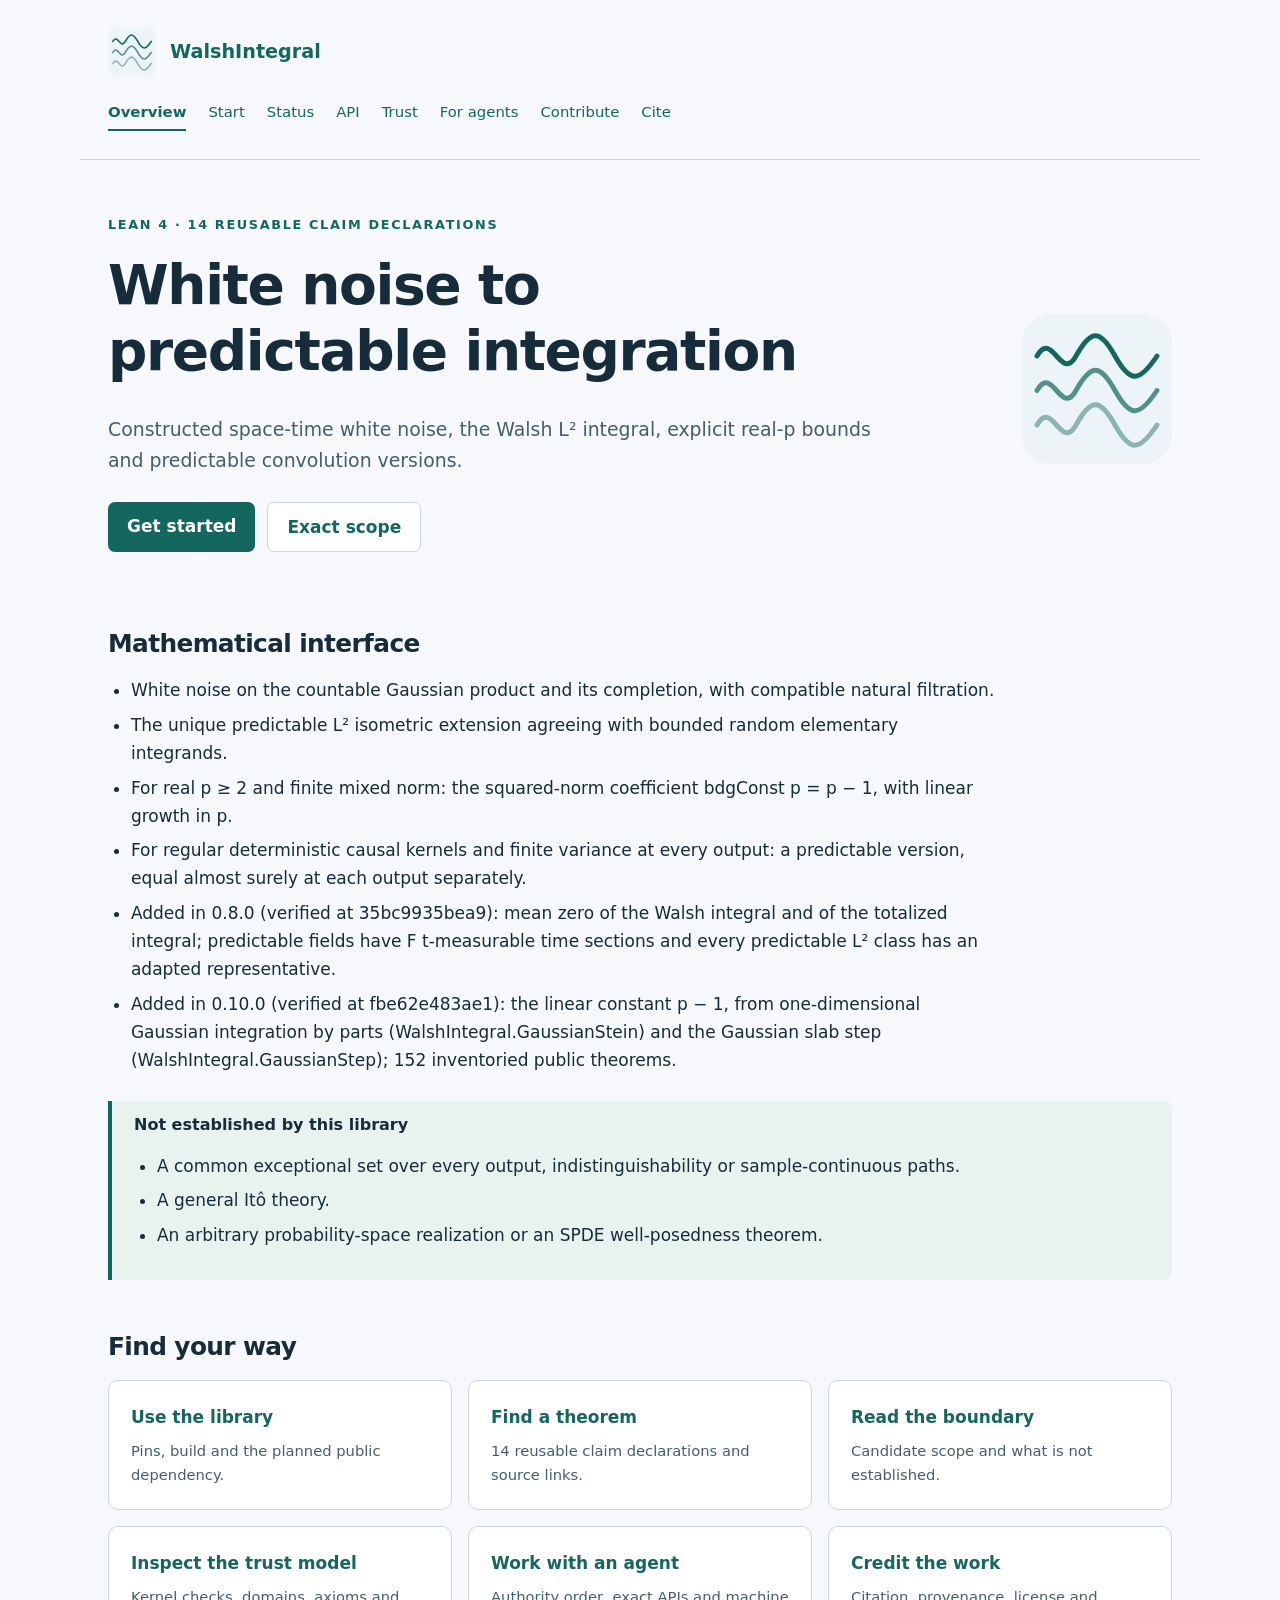
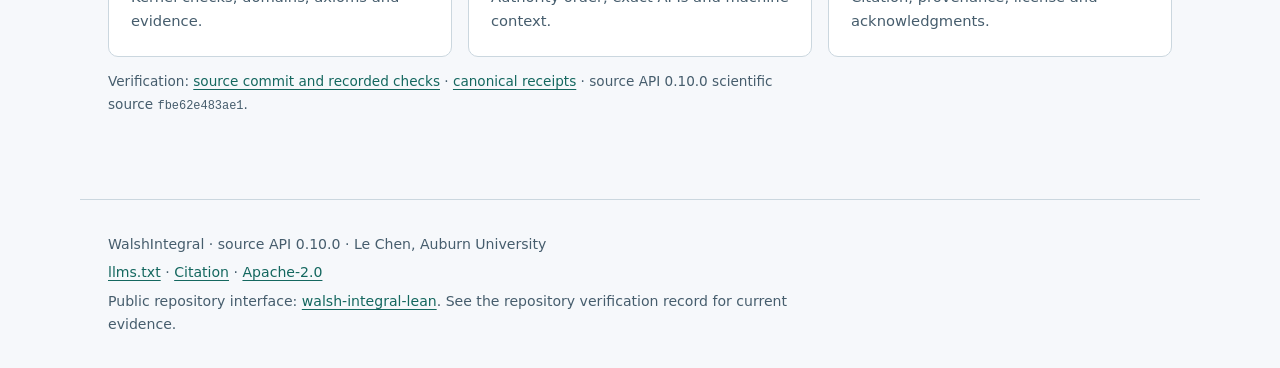
<file: docs/index.html>
<!doctype html>
<html lang="en"><head><meta charset="utf-8"><meta name="viewport" content="width=device-width,initial-scale=1"><meta name="description" content="Constructed space-time white noise, the Walsh L² integral, explicit real-p bounds and predictable convolution versions."><title>Overview · WalshIntegral</title><link rel="stylesheet" href="assets/site.css"><link rel="icon" href="assets/mark.svg"></head><body class="walsh"><a class="skip" href="#content">Skip to content</a><header><a class="brand" href="index.html"><img src="assets/mark.svg" alt=""><span>WalshIntegral</span></a><nav aria-label="Main navigation"><a href="index.html" aria-current="page">Overview</a><a href="getting-started.html">Start</a><a href="status.html">Status</a><a href="api.html">API</a><a href="trust.html">Trust</a><a href="agents.html">For agents</a><a href="contributing.html">Contribute</a><a href="citation.html">Cite</a></nav></header><main id="content"><section class="hero"><div><p class="eyebrow">Lean 4 · 14 reusable claim declarations</p><h1>White noise to predictable integration</h1><p class="lead">Constructed space-time white noise, the Walsh L² integral, explicit real-p bounds and predictable convolution versions.</p><p class="actions"><a class="button" href="getting-started.html">Get started</a><a class="button secondary" href="status.html">Exact scope</a></p></div><img src="assets/mark.svg" alt=""></section><h2>Mathematical interface</h2><ul><li>White noise on the countable Gaussian product and its completion, with compatible natural filtration.</li><li>The unique predictable L² isometric extension agreeing with bounded random elementary integrands.</li><li>For real p ≥ 2 and finite mixed norm: the squared-norm coefficient bdgConst p = p − 1, with linear growth in p.</li><li>For regular deterministic causal kernels and finite variance at every output: a predictable version, equal almost surely at each output separately.</li><li>Added in 0.8.0 (verified at 35bc9935bea9): mean zero of the Walsh integral and of the totalized integral; predictable fields have F t-measurable time sections and every predictable L² class has an adapted representative.</li><li>Added in 0.10.0 (verified at fbe62e483ae1): the linear constant p − 1, from one-dimensional Gaussian integration by parts (WalshIntegral.GaussianStein) and the Gaussian slab step (WalshIntegral.GaussianStep); 152 inventoried public theorems.</li></ul><aside class="boundary" aria-labelledby="boundary-title"><h2 id="boundary-title">Not established by this library</h2><ul><li>A common exceptional set over every output, indistinguishability or sample-continuous paths.</li><li>A general Itô theory.</li><li>An arbitrary probability-space realization or an SPDE well-posedness theorem.</li></ul></aside><h2>Find your way</h2><div class="cards"><a class="card" href="getting-started.html"><strong>Use the library</strong><span>Pins, build and the planned public dependency.</span></a><a class="card" href="api.html"><strong>Find a theorem</strong><span>14 reusable claim declarations and source links.</span></a><a class="card" href="status.html"><strong>Read the boundary</strong><span>Candidate scope and what is not established.</span></a><a class="card" href="trust.html"><strong>Inspect the trust model</strong><span>Kernel checks, domains, axioms and evidence.</span></a><a class="card" href="agents.html"><strong>Work with an agent</strong><span>Authority order, exact APIs and machine context.</span></a><a class="card" href="citation.html"><strong>Credit the work</strong><span>Citation, provenance, license and acknowledgments.</span></a></div><p class="meta">Verification: <a href="https://github.com/chenle02/walsh-integral-lean/blob/main/README.md#verification-at-a-glance">source commit and recorded checks</a> · <a href="https://github.com/chenle02/walsh-integral-lean/tree/main/.lean-receipts">canonical receipts</a> · source API 0.10.0 scientific source <code>fbe62e483ae1</code>.</p></main><footer><p>WalshIntegral · source API 0.10.0 · Le Chen, Auburn University</p><p><a href="llms.txt">llms.txt</a> · <a href="source/CITATION.cff">Citation</a> · <a href="source/LICENSE">Apache-2.0</a></p><p>Public repository interface: <a href="https://github.com/chenle02/walsh-integral-lean">walsh-integral-lean</a>. See the repository verification record for current evidence.</p></footer></body></html>
</file>
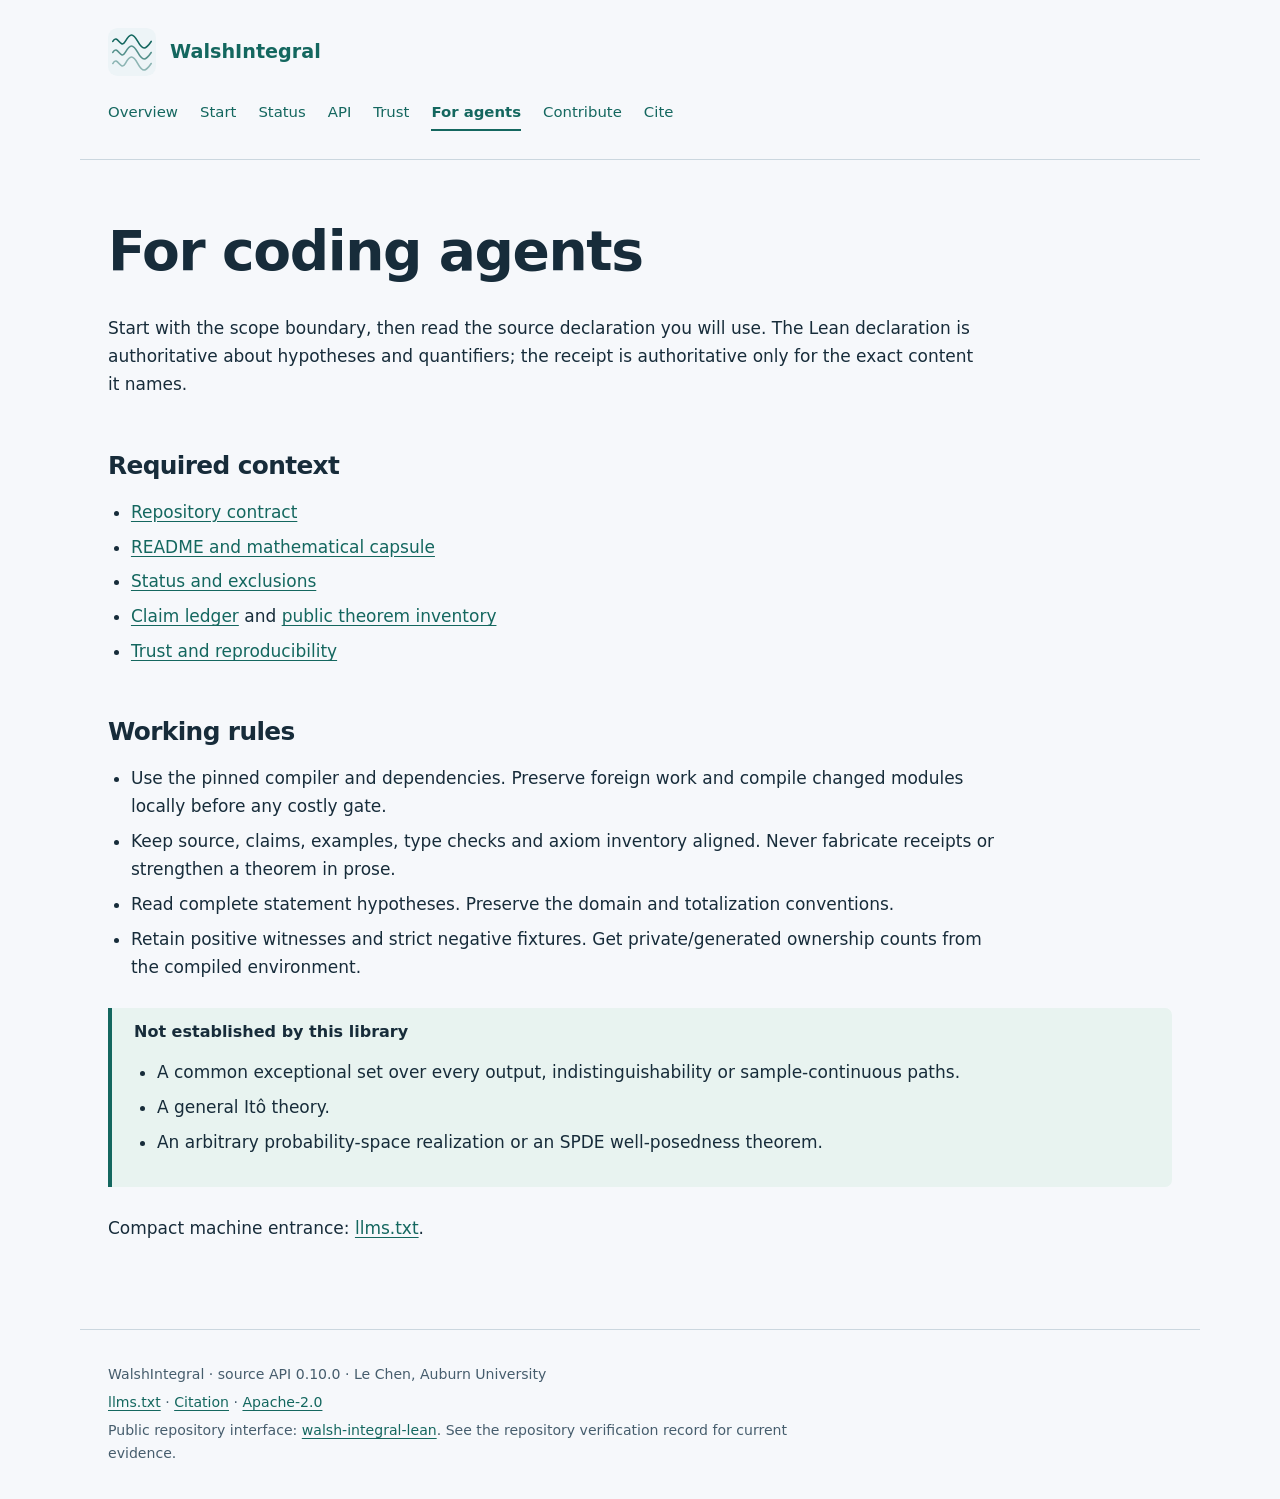
<file: docs/agents.html>
<!doctype html>
<html lang="en"><head><meta charset="utf-8"><meta name="viewport" content="width=device-width,initial-scale=1"><meta name="description" content="Constructed space-time white noise, the Walsh L² integral, explicit real-p bounds and predictable convolution versions."><title>For agents · WalshIntegral</title><link rel="stylesheet" href="assets/site.css"><link rel="icon" href="assets/mark.svg"></head><body class="walsh"><a class="skip" href="#content">Skip to content</a><header><a class="brand" href="index.html"><img src="assets/mark.svg" alt=""><span>WalshIntegral</span></a><nav aria-label="Main navigation"><a href="index.html">Overview</a><a href="getting-started.html">Start</a><a href="status.html">Status</a><a href="api.html">API</a><a href="trust.html">Trust</a><a href="agents.html" aria-current="page">For agents</a><a href="contributing.html">Contribute</a><a href="citation.html">Cite</a></nav></header><main id="content"><h1>For coding agents</h1><p>Start with the scope boundary, then read the source declaration you will use. The Lean declaration is authoritative about hypotheses and quantifiers; the receipt is authoritative only for the exact content it names.</p><h2>Required context</h2><ul><li><a href="source/AGENTS.md">Repository contract</a></li><li><a href="source/README.md">README and mathematical capsule</a></li><li><a href="status.html">Status and exclusions</a></li><li><a href="source/claims.yaml">Claim ledger</a> and <a href="source/THEOREM_INVENTORY.txt">public theorem inventory</a></li><li><a href="trust.html">Trust and reproducibility</a></li></ul><h2>Working rules</h2><ul><li>Use the pinned compiler and dependencies. Preserve foreign work and compile changed modules locally before any costly gate.</li><li>Keep source, claims, examples, type checks and axiom inventory aligned. Never fabricate receipts or strengthen a theorem in prose.</li><li>Read complete statement hypotheses. Preserve the domain and totalization conventions.</li><li>Retain positive witnesses and strict negative fixtures. Get private/generated ownership counts from the compiled environment.</li></ul><aside class="boundary" aria-labelledby="boundary-title"><h2 id="boundary-title">Not established by this library</h2><ul><li>A common exceptional set over every output, indistinguishability or sample-continuous paths.</li><li>A general Itô theory.</li><li>An arbitrary probability-space realization or an SPDE well-posedness theorem.</li></ul></aside><p>Compact machine entrance: <a href="llms.txt">llms.txt</a>.</p></main><footer><p>WalshIntegral · source API 0.10.0 · Le Chen, Auburn University</p><p><a href="llms.txt">llms.txt</a> · <a href="source/CITATION.cff">Citation</a> · <a href="source/LICENSE">Apache-2.0</a></p><p>Public repository interface: <a href="https://github.com/chenle02/walsh-integral-lean">walsh-integral-lean</a>. See the repository verification record for current evidence.</p></footer></body></html>
</file>
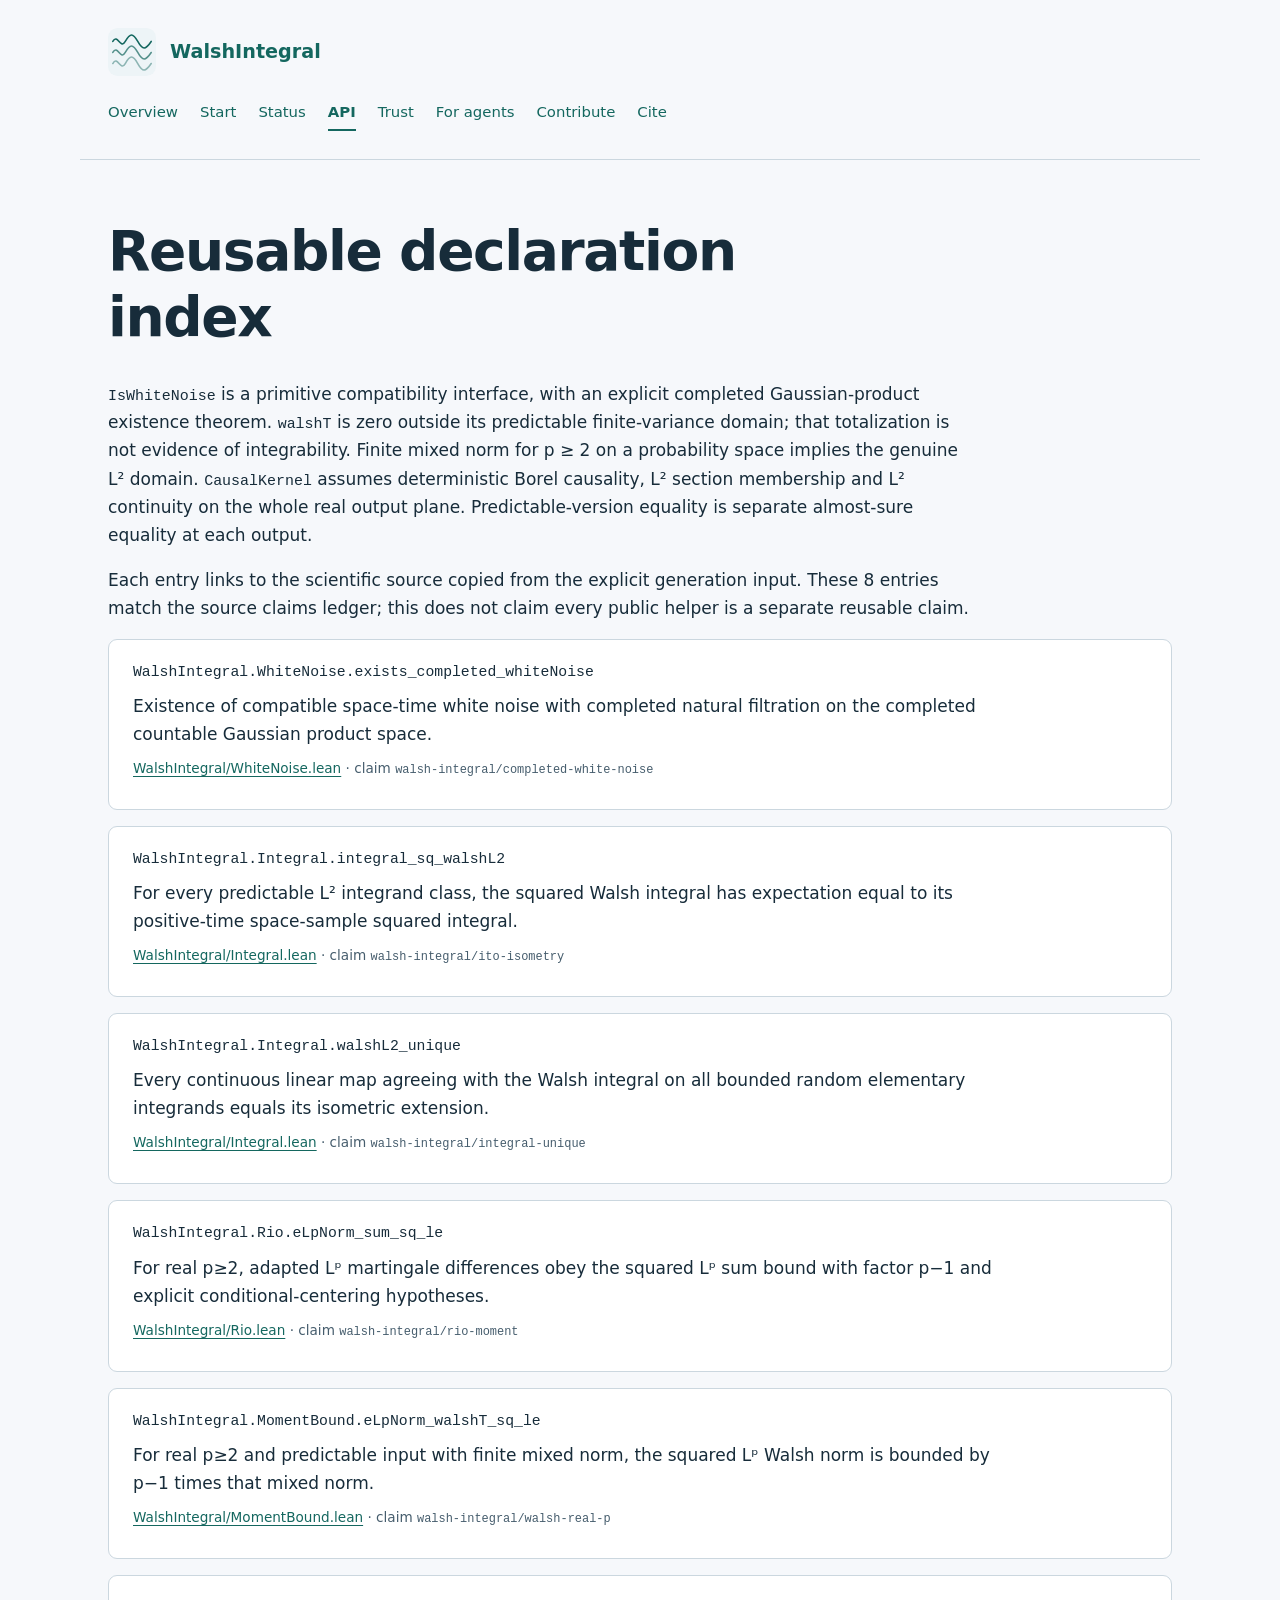
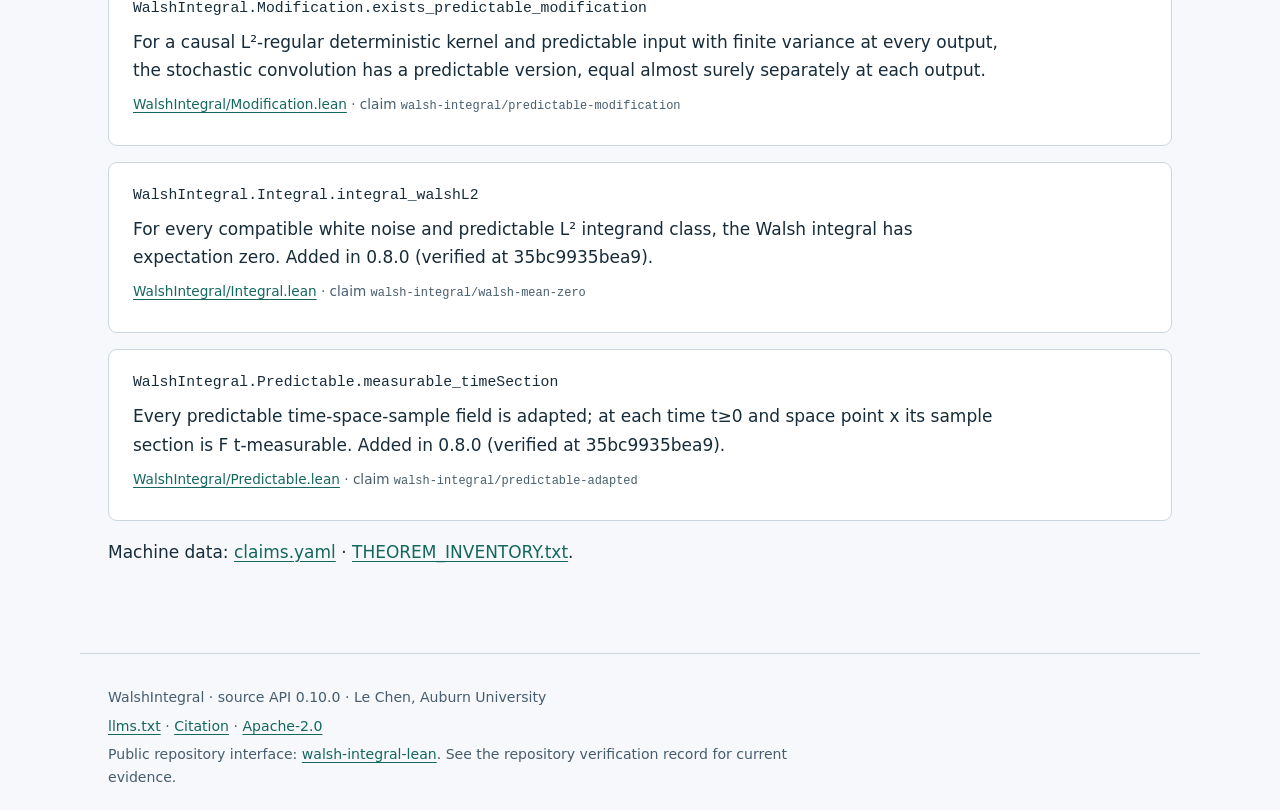
<file: docs/api.html>
<!doctype html>
<html lang="en"><head><meta charset="utf-8"><meta name="viewport" content="width=device-width,initial-scale=1"><meta name="description" content="Constructed space-time white noise, the Walsh L² integral, explicit real-p bounds and predictable convolution versions."><title>API · WalshIntegral</title><link rel="stylesheet" href="assets/site.css"><link rel="icon" href="assets/mark.svg"></head><body class="walsh"><a class="skip" href="#content">Skip to content</a><header><a class="brand" href="index.html"><img src="assets/mark.svg" alt=""><span>WalshIntegral</span></a><nav aria-label="Main navigation"><a href="index.html">Overview</a><a href="getting-started.html">Start</a><a href="status.html">Status</a><a href="api.html" aria-current="page">API</a><a href="trust.html">Trust</a><a href="agents.html">For agents</a><a href="contributing.html">Contribute</a><a href="citation.html">Cite</a></nav></header><main id="content"><h1>Reusable declaration index</h1><p><code>IsWhiteNoise</code> is a primitive compatibility interface, with an explicit completed Gaussian-product existence theorem. <code>walshT</code> is zero outside its predictable finite-variance domain; that totalization is not evidence of integrability. Finite mixed norm for p ≥ 2 on a probability space implies the genuine L² domain. <code>CausalKernel</code> assumes deterministic Borel causality, L² section membership and L² continuity on the whole real output plane. Predictable-version equality is separate almost-sure equality at each output.</p><p>Each entry links to the scientific source copied from the explicit generation input. These 8 entries match the source claims ledger; this does not claim every public helper is a separate reusable claim.</p><article class="claim" id="completed-white-noise"><h2><code>WalshIntegral.WhiteNoise.exists_completed_whiteNoise</code></h2><p>Existence of compatible space-time white noise with completed natural filtration on the completed countable Gaussian product space.</p><p class="meta"><a href="source/WalshIntegral/WhiteNoise.lean">WalshIntegral/WhiteNoise.lean</a> · claim <code>walsh-integral/completed-white-noise</code></p></article><article class="claim" id="ito-isometry"><h2><code>WalshIntegral.Integral.integral_sq_walshL2</code></h2><p>For every predictable L² integrand class, the squared Walsh integral has expectation equal to its positive-time space-sample squared integral.</p><p class="meta"><a href="source/WalshIntegral/Integral.lean">WalshIntegral/Integral.lean</a> · claim <code>walsh-integral/ito-isometry</code></p></article><article class="claim" id="integral-unique"><h2><code>WalshIntegral.Integral.walshL2_unique</code></h2><p>Every continuous linear map agreeing with the Walsh integral on all bounded random elementary integrands equals its isometric extension.</p><p class="meta"><a href="source/WalshIntegral/Integral.lean">WalshIntegral/Integral.lean</a> · claim <code>walsh-integral/integral-unique</code></p></article><article class="claim" id="rio-moment"><h2><code>WalshIntegral.Rio.eLpNorm_sum_sq_le</code></h2><p>For real p≥2, adapted Lᵖ martingale differences obey the squared Lᵖ sum bound with factor p−1 and explicit conditional-centering hypotheses.</p><p class="meta"><a href="source/WalshIntegral/Rio.lean">WalshIntegral/Rio.lean</a> · claim <code>walsh-integral/rio-moment</code></p></article><article class="claim" id="walsh-real-p"><h2><code>WalshIntegral.MomentBound.eLpNorm_walshT_sq_le</code></h2><p>For real p≥2 and predictable input with finite mixed norm, the squared Lᵖ Walsh norm is bounded by p−1 times that mixed norm.</p><p class="meta"><a href="source/WalshIntegral/MomentBound.lean">WalshIntegral/MomentBound.lean</a> · claim <code>walsh-integral/walsh-real-p</code></p></article><article class="claim" id="predictable-modification"><h2><code>WalshIntegral.Modification.exists_predictable_modification</code></h2><p>For a causal L²-regular deterministic kernel and predictable input with finite variance at every output, the stochastic convolution has a predictable version, equal almost surely separately at each output.</p><p class="meta"><a href="source/WalshIntegral/Modification.lean">WalshIntegral/Modification.lean</a> · claim <code>walsh-integral/predictable-modification</code></p></article><article class="claim" id="walsh-mean-zero"><h2><code>WalshIntegral.Integral.integral_walshL2</code></h2><p>For every compatible white noise and predictable L² integrand class, the Walsh integral has expectation zero. Added in 0.8.0 (verified at 35bc9935bea9).</p><p class="meta"><a href="source/WalshIntegral/Integral.lean">WalshIntegral/Integral.lean</a> · claim <code>walsh-integral/walsh-mean-zero</code></p></article><article class="claim" id="predictable-adapted"><h2><code>WalshIntegral.Predictable.measurable_timeSection</code></h2><p>Every predictable time-space-sample field is adapted; at each time t≥0 and space point x its sample section is F t-measurable. Added in 0.8.0 (verified at 35bc9935bea9).</p><p class="meta"><a href="source/WalshIntegral/Predictable.lean">WalshIntegral/Predictable.lean</a> · claim <code>walsh-integral/predictable-adapted</code></p></article><p>Machine data: <a href="source/claims.yaml">claims.yaml</a> · <a href="source/THEOREM_INVENTORY.txt">THEOREM_INVENTORY.txt</a>.</p></main><footer><p>WalshIntegral · source API 0.10.0 · Le Chen, Auburn University</p><p><a href="llms.txt">llms.txt</a> · <a href="source/CITATION.cff">Citation</a> · <a href="source/LICENSE">Apache-2.0</a></p><p>Public repository interface: <a href="https://github.com/chenle02/walsh-integral-lean">walsh-integral-lean</a>. See the repository verification record for current evidence.</p></footer></body></html>
</file>
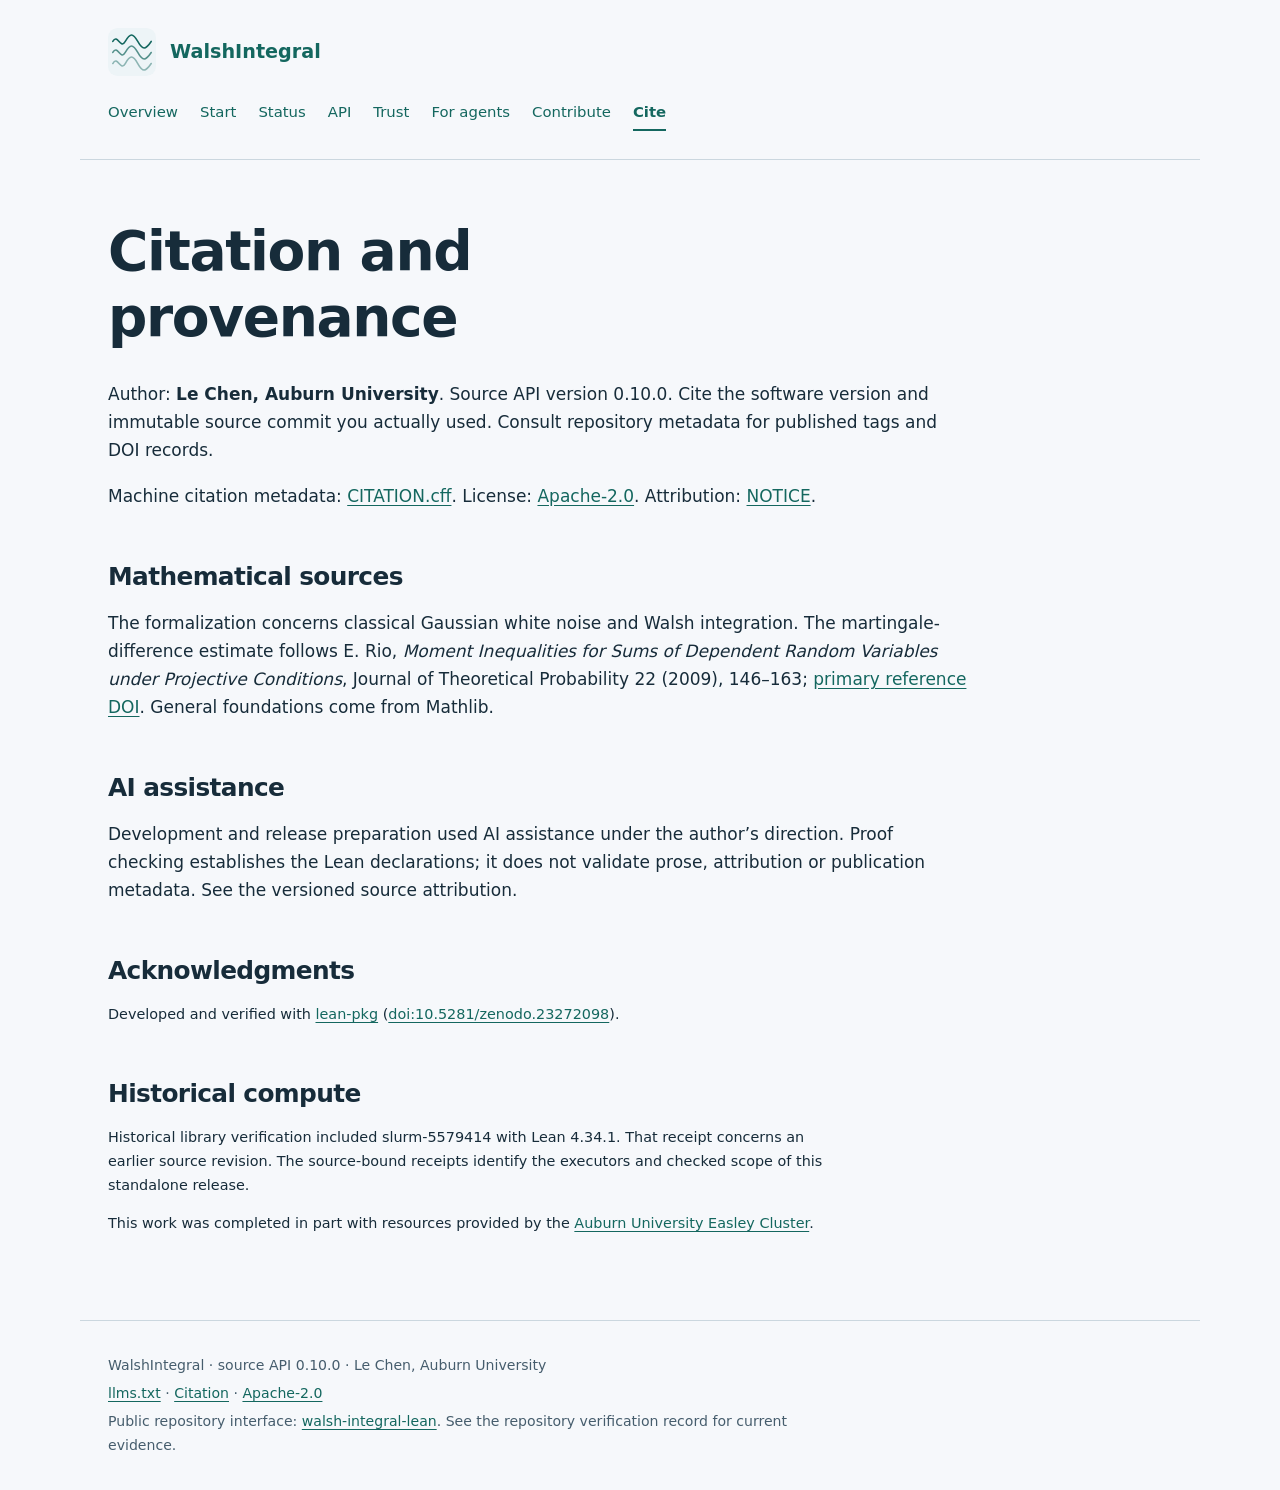
<file: docs/citation.html>
<!doctype html>
<html lang="en"><head><meta charset="utf-8"><meta name="viewport" content="width=device-width,initial-scale=1"><meta name="description" content="Constructed space-time white noise, the Walsh L² integral, explicit real-p bounds and predictable convolution versions."><title>Cite · WalshIntegral</title><link rel="stylesheet" href="assets/site.css"><link rel="icon" href="assets/mark.svg"></head><body class="walsh"><a class="skip" href="#content">Skip to content</a><header><a class="brand" href="index.html"><img src="assets/mark.svg" alt=""><span>WalshIntegral</span></a><nav aria-label="Main navigation"><a href="index.html">Overview</a><a href="getting-started.html">Start</a><a href="status.html">Status</a><a href="api.html">API</a><a href="trust.html">Trust</a><a href="agents.html">For agents</a><a href="contributing.html">Contribute</a><a href="citation.html" aria-current="page">Cite</a></nav></header><main id="content"><h1>Citation and provenance</h1><p>Author: <strong>Le Chen, Auburn University</strong>. Source API version 0.10.0. Cite the software version and immutable source commit you actually used. Consult repository metadata for published tags and DOI records.</p><p>Machine citation metadata: <a href="source/CITATION.cff">CITATION.cff</a>. License: <a href="source/LICENSE">Apache-2.0</a>. Attribution: <a href="source/NOTICE">NOTICE</a>.</p><h2>Mathematical sources</h2><p>The formalization concerns classical Gaussian white noise and Walsh integration. The martingale-difference estimate follows E. Rio, <em>Moment Inequalities for Sums of Dependent Random Variables under Projective Conditions</em>, Journal of Theoretical Probability 22 (2009), 146–163; <a href="https://doi.org/10.1007/s10959-008-0155-9">primary reference DOI</a>. General foundations come from Mathlib.</p><h2>AI assistance</h2><p>Development and release preparation used AI assistance under the author’s direction. Proof checking establishes the Lean declarations; it does not validate prose, attribution or publication metadata. See the versioned source attribution.</p><h2>Acknowledgments</h2><div class="credits"><p>Developed and verified with <a href="https://github.com/lean-pkg/lean-pkg">lean-pkg</a> (<a href="https://doi.org/10.5281/zenodo.23272098">doi:10.5281/zenodo.23272098</a>).</p><h2 id="historical-compute">Historical compute</h2><p>Historical library verification included slurm-5579414 with Lean 4.34.1. That receipt concerns an earlier source revision. The source-bound receipts identify the executors and checked scope of this standalone release.</p><p>This work was completed in part with resources provided by the <a href="https://hpc.auburn.edu/hpc/docs/hpcdocs/build/html/easley/intro.html">Auburn University Easley Cluster</a>.</p></div></main><footer><p>WalshIntegral · source API 0.10.0 · Le Chen, Auburn University</p><p><a href="llms.txt">llms.txt</a> · <a href="source/CITATION.cff">Citation</a> · <a href="source/LICENSE">Apache-2.0</a></p><p>Public repository interface: <a href="https://github.com/chenle02/walsh-integral-lean">walsh-integral-lean</a>. See the repository verification record for current evidence.</p></footer></body></html>
</file>
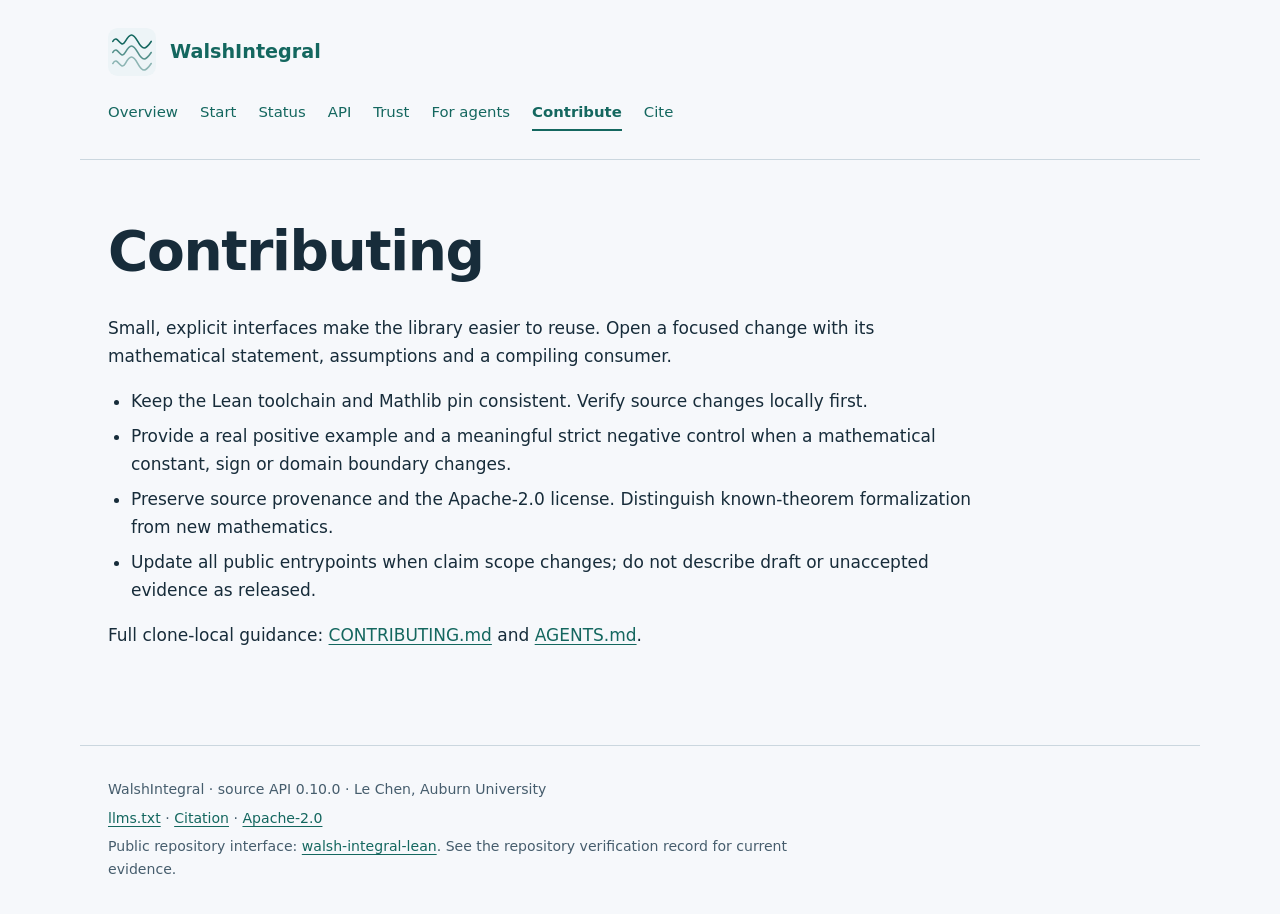
<file: docs/contributing.html>
<!doctype html>
<html lang="en"><head><meta charset="utf-8"><meta name="viewport" content="width=device-width,initial-scale=1"><meta name="description" content="Constructed space-time white noise, the Walsh L² integral, explicit real-p bounds and predictable convolution versions."><title>Contribute · WalshIntegral</title><link rel="stylesheet" href="assets/site.css"><link rel="icon" href="assets/mark.svg"></head><body class="walsh"><a class="skip" href="#content">Skip to content</a><header><a class="brand" href="index.html"><img src="assets/mark.svg" alt=""><span>WalshIntegral</span></a><nav aria-label="Main navigation"><a href="index.html">Overview</a><a href="getting-started.html">Start</a><a href="status.html">Status</a><a href="api.html">API</a><a href="trust.html">Trust</a><a href="agents.html">For agents</a><a href="contributing.html" aria-current="page">Contribute</a><a href="citation.html">Cite</a></nav></header><main id="content"><h1>Contributing</h1><p>Small, explicit interfaces make the library easier to reuse. Open a focused change with its mathematical statement, assumptions and a compiling consumer.</p><ul><li>Keep the Lean toolchain and Mathlib pin consistent. Verify source changes locally first.</li><li>Provide a real positive example and a meaningful strict negative control when a mathematical constant, sign or domain boundary changes.</li><li>Preserve source provenance and the Apache-2.0 license. Distinguish known-theorem formalization from new mathematics.</li><li>Update all public entrypoints when claim scope changes; do not describe draft or unaccepted evidence as released.</li></ul><p>Full clone-local guidance: <a href="source/CONTRIBUTING.md">CONTRIBUTING.md</a> and <a href="source/AGENTS.md">AGENTS.md</a>.</p></main><footer><p>WalshIntegral · source API 0.10.0 · Le Chen, Auburn University</p><p><a href="llms.txt">llms.txt</a> · <a href="source/CITATION.cff">Citation</a> · <a href="source/LICENSE">Apache-2.0</a></p><p>Public repository interface: <a href="https://github.com/chenle02/walsh-integral-lean">walsh-integral-lean</a>. See the repository verification record for current evidence.</p></footer></body></html>
</file>
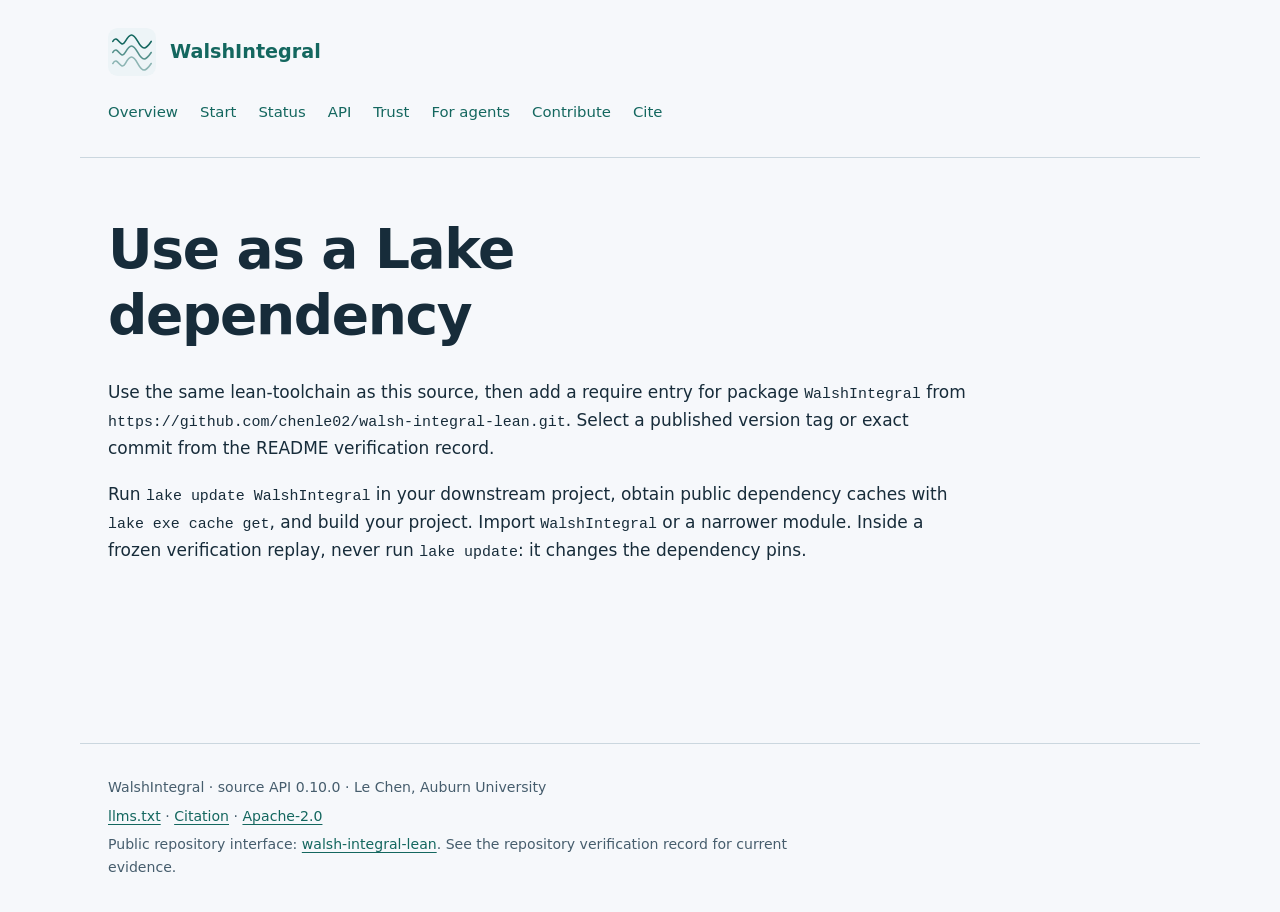
<file: docs/dependency.html>
<!doctype html>
<html lang="en"><head><meta charset="utf-8"><meta name="viewport" content="width=device-width,initial-scale=1"><meta name="description" content="Constructed space-time white noise, the Walsh L² integral, explicit real-p bounds and predictable convolution versions."><title>Use as a Lake dependency · WalshIntegral</title><link rel="stylesheet" href="assets/site.css"><link rel="icon" href="assets/mark.svg"></head><body class="walsh"><a class="skip" href="#content">Skip to content</a><header><a class="brand" href="index.html"><img src="assets/mark.svg" alt=""><span>WalshIntegral</span></a><nav aria-label="Main navigation"><a href="index.html">Overview</a><a href="getting-started.html">Start</a><a href="status.html">Status</a><a href="api.html">API</a><a href="trust.html">Trust</a><a href="agents.html">For agents</a><a href="contributing.html">Contribute</a><a href="citation.html">Cite</a></nav></header><main id="content"><h1>Use as a Lake dependency</h1>
<p>Use the same lean-toolchain as this source, then add a require entry for package <code>WalshIntegral</code> from <code>https://github.com/chenle02/walsh-integral-lean.git</code>. Select a published version tag or exact commit from the README verification record.</p>
<p>Run <code>lake update WalshIntegral</code> in your downstream project, obtain public dependency caches with <code>lake exe cache get</code>, and build your project. Import <code>WalshIntegral</code> or a narrower module. Inside a frozen verification replay, never run <code>lake update</code>: it changes the dependency pins.</p></main><footer><p>WalshIntegral · source API 0.10.0 · Le Chen, Auburn University</p><p><a href="llms.txt">llms.txt</a> · <a href="source/CITATION.cff">Citation</a> · <a href="source/LICENSE">Apache-2.0</a></p><p>Public repository interface: <a href="https://github.com/chenle02/walsh-integral-lean">walsh-integral-lean</a>. See the repository verification record for current evidence.</p></footer></body></html>
</file>
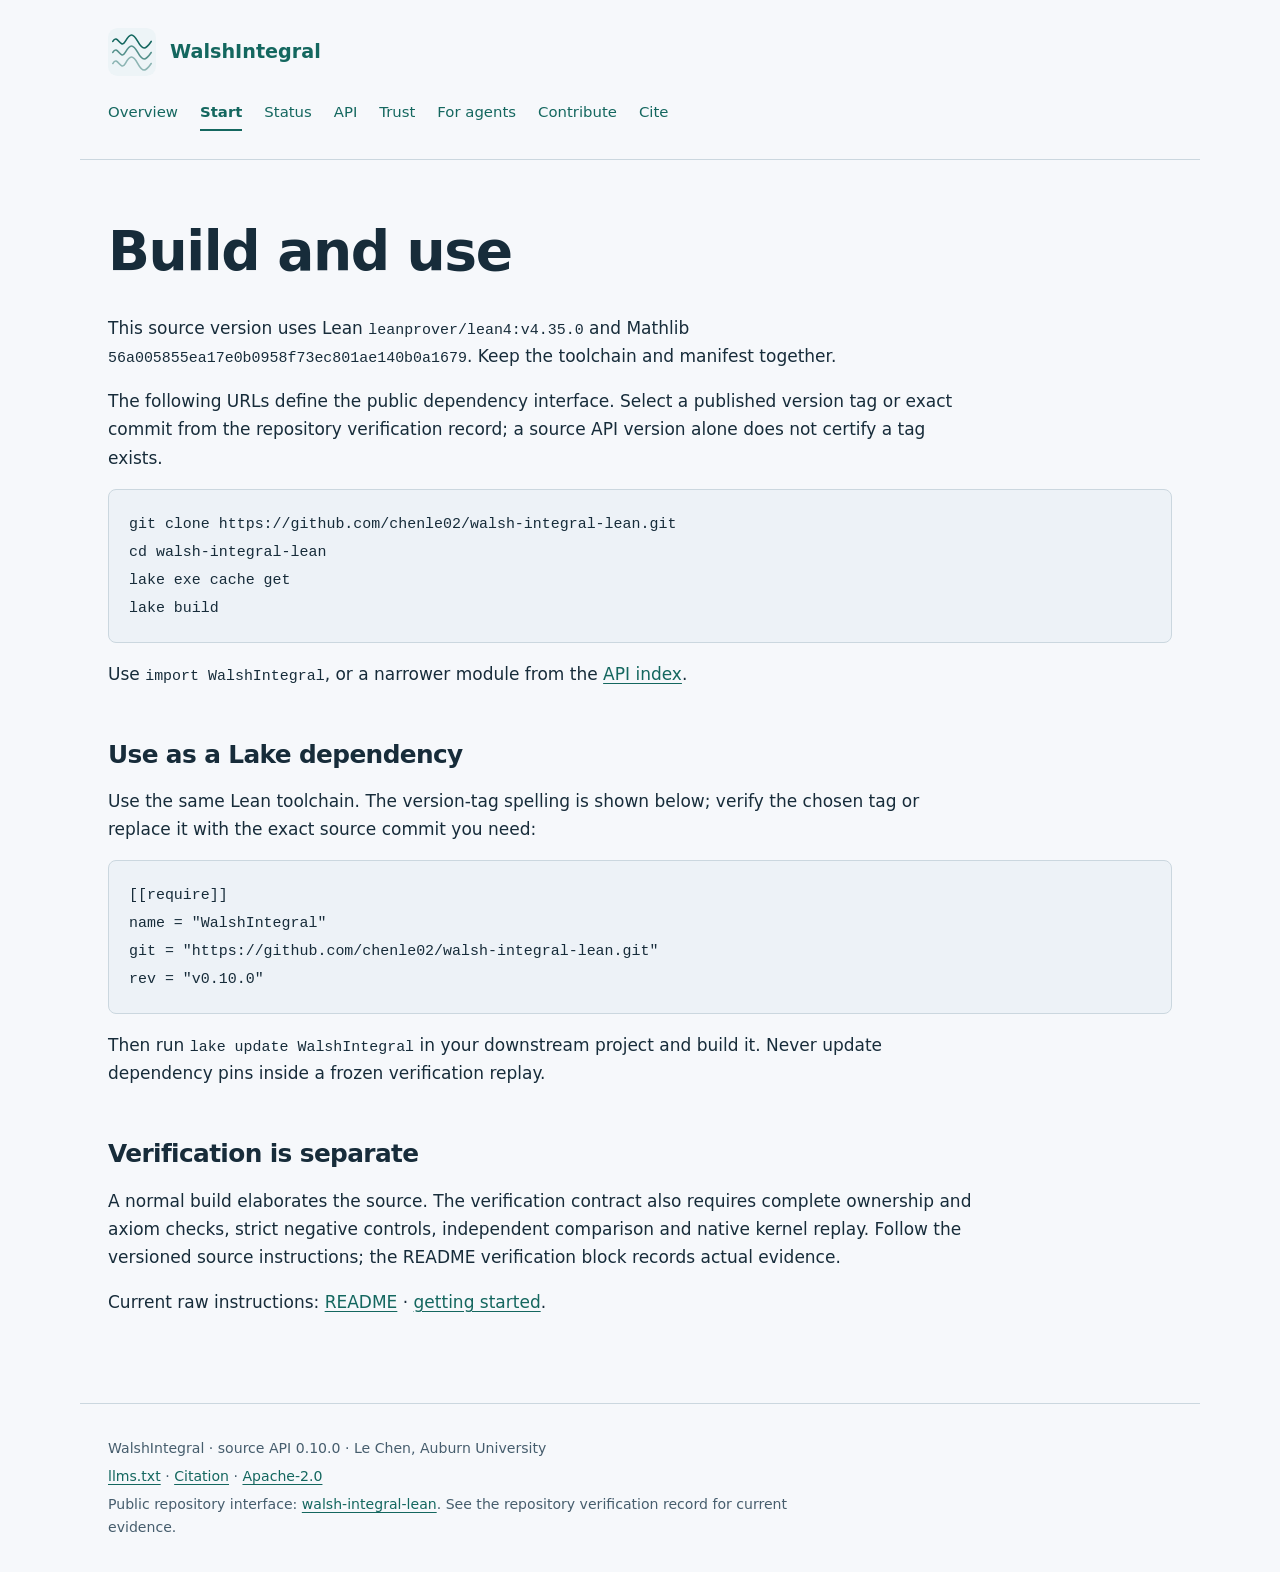
<file: docs/getting-started.html>
<!doctype html>
<html lang="en"><head><meta charset="utf-8"><meta name="viewport" content="width=device-width,initial-scale=1"><meta name="description" content="Constructed space-time white noise, the Walsh L² integral, explicit real-p bounds and predictable convolution versions."><title>Start · WalshIntegral</title><link rel="stylesheet" href="assets/site.css"><link rel="icon" href="assets/mark.svg"></head><body class="walsh"><a class="skip" href="#content">Skip to content</a><header><a class="brand" href="index.html"><img src="assets/mark.svg" alt=""><span>WalshIntegral</span></a><nav aria-label="Main navigation"><a href="index.html">Overview</a><a href="getting-started.html" aria-current="page">Start</a><a href="status.html">Status</a><a href="api.html">API</a><a href="trust.html">Trust</a><a href="agents.html">For agents</a><a href="contributing.html">Contribute</a><a href="citation.html">Cite</a></nav></header><main id="content"><h1>Build and use</h1><p>This source version uses Lean <code>leanprover/lean4:v4.35.0</code> and Mathlib <code>56a005855ea17e0b0958f73ec801ae140b0a1679</code>. Keep the toolchain and manifest together.</p><p>The following URLs define the public dependency interface. Select a published version tag or exact commit from the repository verification record; a source API version alone does not certify a tag exists.</p><pre><code>git clone https://github.com/chenle02/walsh-integral-lean.git
cd walsh-integral-lean
lake exe cache get
lake build</code></pre><p>Use <code>import WalshIntegral</code>, or a narrower module from the <a href="api.html">API index</a>.</p><h2>Use as a Lake dependency</h2><p>Use the same Lean toolchain. The version-tag spelling is shown below; verify the chosen tag or replace it with the exact source commit you need:</p><pre><code>[[require]]
name = &quot;WalshIntegral&quot;
git = &quot;https://github.com/chenle02/walsh-integral-lean.git&quot;
rev = &quot;v0.10.0&quot;</code></pre><p>Then run <code>lake update WalshIntegral</code> in your downstream project and build it. Never update dependency pins inside a frozen verification replay.</p><h2>Verification is separate</h2><p>A normal build elaborates the source. The verification contract also requires complete ownership and axiom checks, strict negative controls, independent comparison and native kernel replay. Follow the versioned source instructions; the README verification block records actual evidence.</p><p>Current raw instructions: <a href="source/README.md">README</a> · <a href="source/docs/getting-started.md">getting started</a>.</p></main><footer><p>WalshIntegral · source API 0.10.0 · Le Chen, Auburn University</p><p><a href="llms.txt">llms.txt</a> · <a href="source/CITATION.cff">Citation</a> · <a href="source/LICENSE">Apache-2.0</a></p><p>Public repository interface: <a href="https://github.com/chenle02/walsh-integral-lean">walsh-integral-lean</a>. See the repository verification record for current evidence.</p></footer></body></html>
</file>
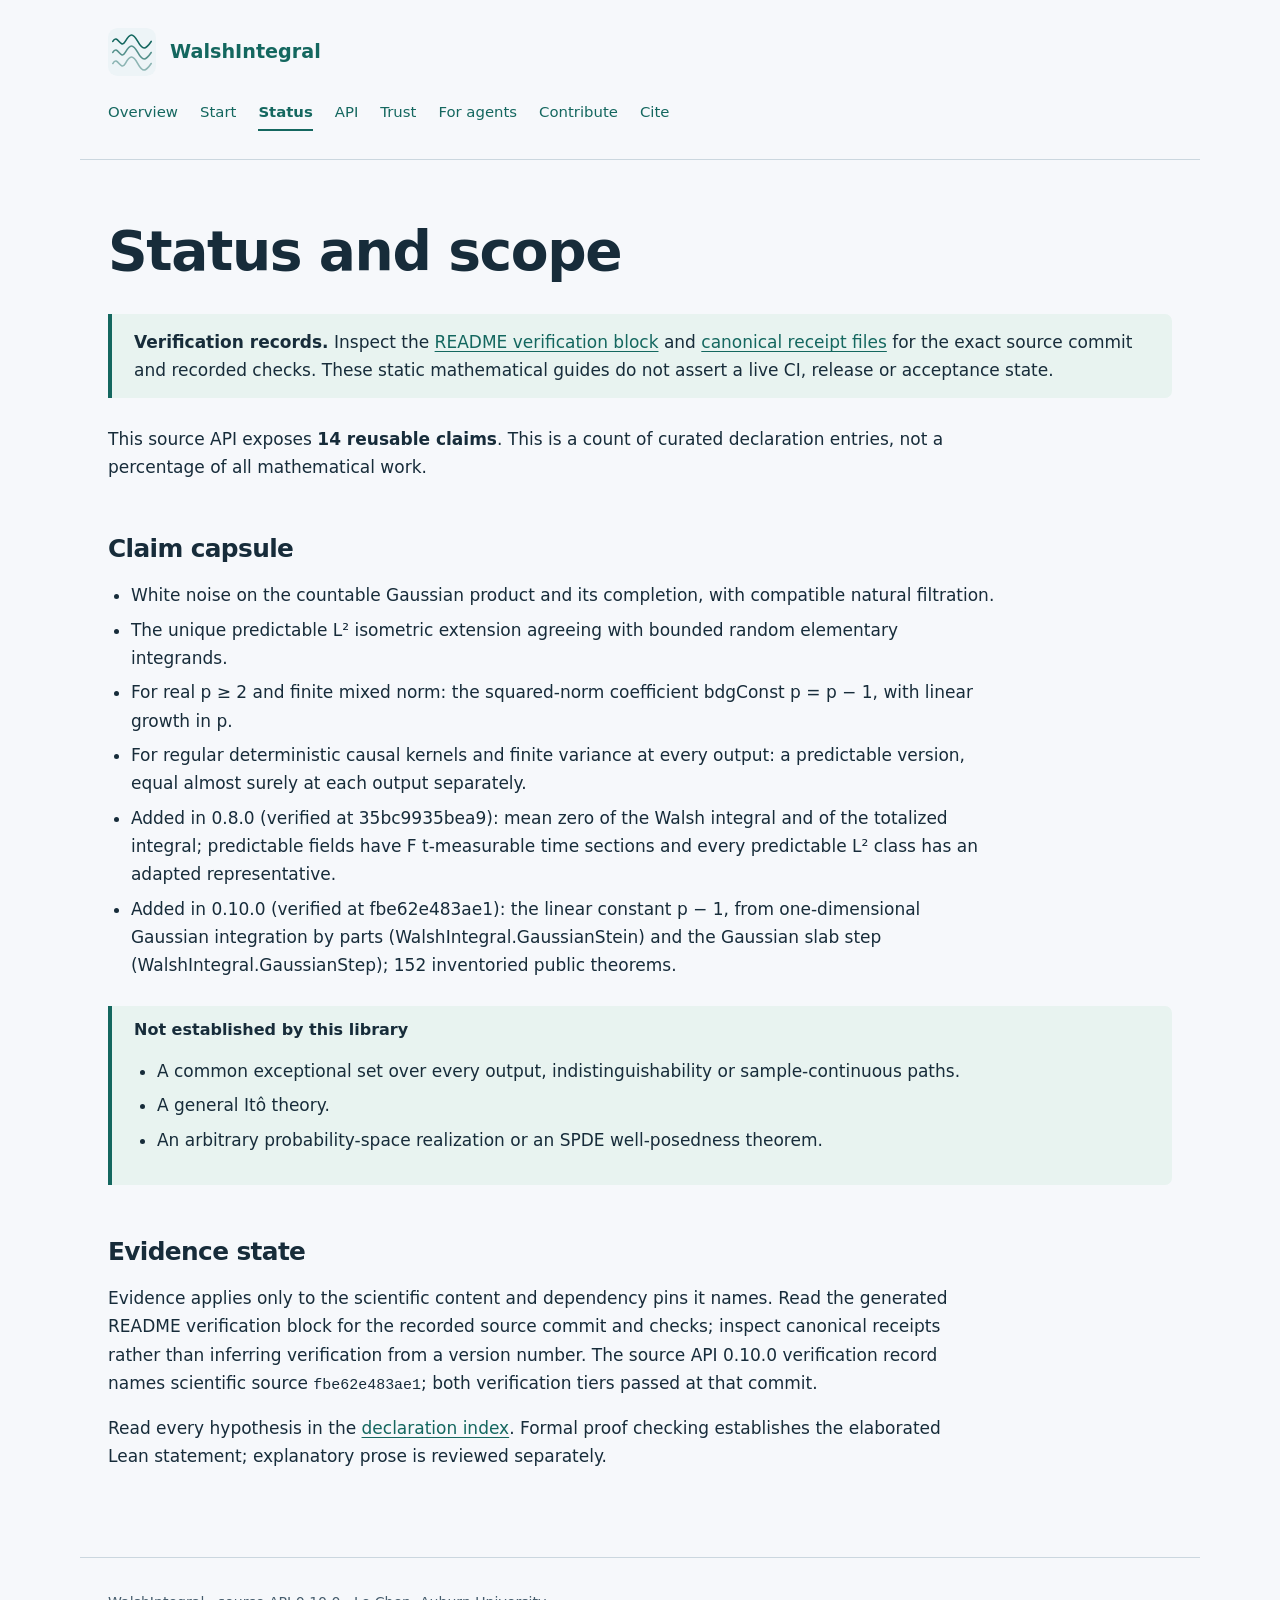
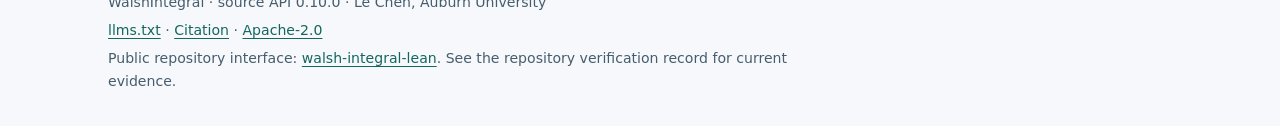
<file: docs/status.html>
<!doctype html>
<html lang="en"><head><meta charset="utf-8"><meta name="viewport" content="width=device-width,initial-scale=1"><meta name="description" content="Constructed space-time white noise, the Walsh L² integral, explicit real-p bounds and predictable convolution versions."><title>Status · WalshIntegral</title><link rel="stylesheet" href="assets/site.css"><link rel="icon" href="assets/mark.svg"></head><body class="walsh"><a class="skip" href="#content">Skip to content</a><header><a class="brand" href="index.html"><img src="assets/mark.svg" alt=""><span>WalshIntegral</span></a><nav aria-label="Main navigation"><a href="index.html">Overview</a><a href="getting-started.html">Start</a><a href="status.html" aria-current="page">Status</a><a href="api.html">API</a><a href="trust.html">Trust</a><a href="agents.html">For agents</a><a href="contributing.html">Contribute</a><a href="citation.html">Cite</a></nav></header><main id="content"><h1>Status and scope</h1><aside class="boundary" role="note"><strong>Verification records.</strong> Inspect the <a href="https://github.com/chenle02/walsh-integral-lean/blob/main/README.md#verification-at-a-glance">README verification block</a> and <a href="https://github.com/chenle02/walsh-integral-lean/tree/main/.lean-receipts">canonical receipt files</a> for the exact source commit and recorded checks. These static mathematical guides do not assert a live CI, release or acceptance state.</aside><p>This source API exposes <strong>14 reusable claims</strong>. This is a count of curated declaration entries, not a percentage of all mathematical work.</p><h2>Claim capsule</h2><ul><li>White noise on the countable Gaussian product and its completion, with compatible natural filtration.</li><li>The unique predictable L² isometric extension agreeing with bounded random elementary integrands.</li><li>For real p ≥ 2 and finite mixed norm: the squared-norm coefficient bdgConst p = p − 1, with linear growth in p.</li><li>For regular deterministic causal kernels and finite variance at every output: a predictable version, equal almost surely at each output separately.</li><li>Added in 0.8.0 (verified at 35bc9935bea9): mean zero of the Walsh integral and of the totalized integral; predictable fields have F t-measurable time sections and every predictable L² class has an adapted representative.</li><li>Added in 0.10.0 (verified at fbe62e483ae1): the linear constant p − 1, from one-dimensional Gaussian integration by parts (WalshIntegral.GaussianStein) and the Gaussian slab step (WalshIntegral.GaussianStep); 152 inventoried public theorems.</li></ul><aside class="boundary" aria-labelledby="boundary-title"><h2 id="boundary-title">Not established by this library</h2><ul><li>A common exceptional set over every output, indistinguishability or sample-continuous paths.</li><li>A general Itô theory.</li><li>An arbitrary probability-space realization or an SPDE well-posedness theorem.</li></ul></aside><h2>Evidence state</h2><p>Evidence applies only to the scientific content and dependency pins it names. Read the generated README verification block for the recorded source commit and checks; inspect canonical receipts rather than inferring verification from a version number. The source API 0.10.0 verification record names scientific source <code>fbe62e483ae1</code>; both verification tiers passed at that commit.</p><p>Read every hypothesis in the <a href="api.html">declaration index</a>. Formal proof checking establishes the elaborated Lean statement; explanatory prose is reviewed separately.</p></main><footer><p>WalshIntegral · source API 0.10.0 · Le Chen, Auburn University</p><p><a href="llms.txt">llms.txt</a> · <a href="source/CITATION.cff">Citation</a> · <a href="source/LICENSE">Apache-2.0</a></p><p>Public repository interface: <a href="https://github.com/chenle02/walsh-integral-lean">walsh-integral-lean</a>. See the repository verification record for current evidence.</p></footer></body></html>
</file>
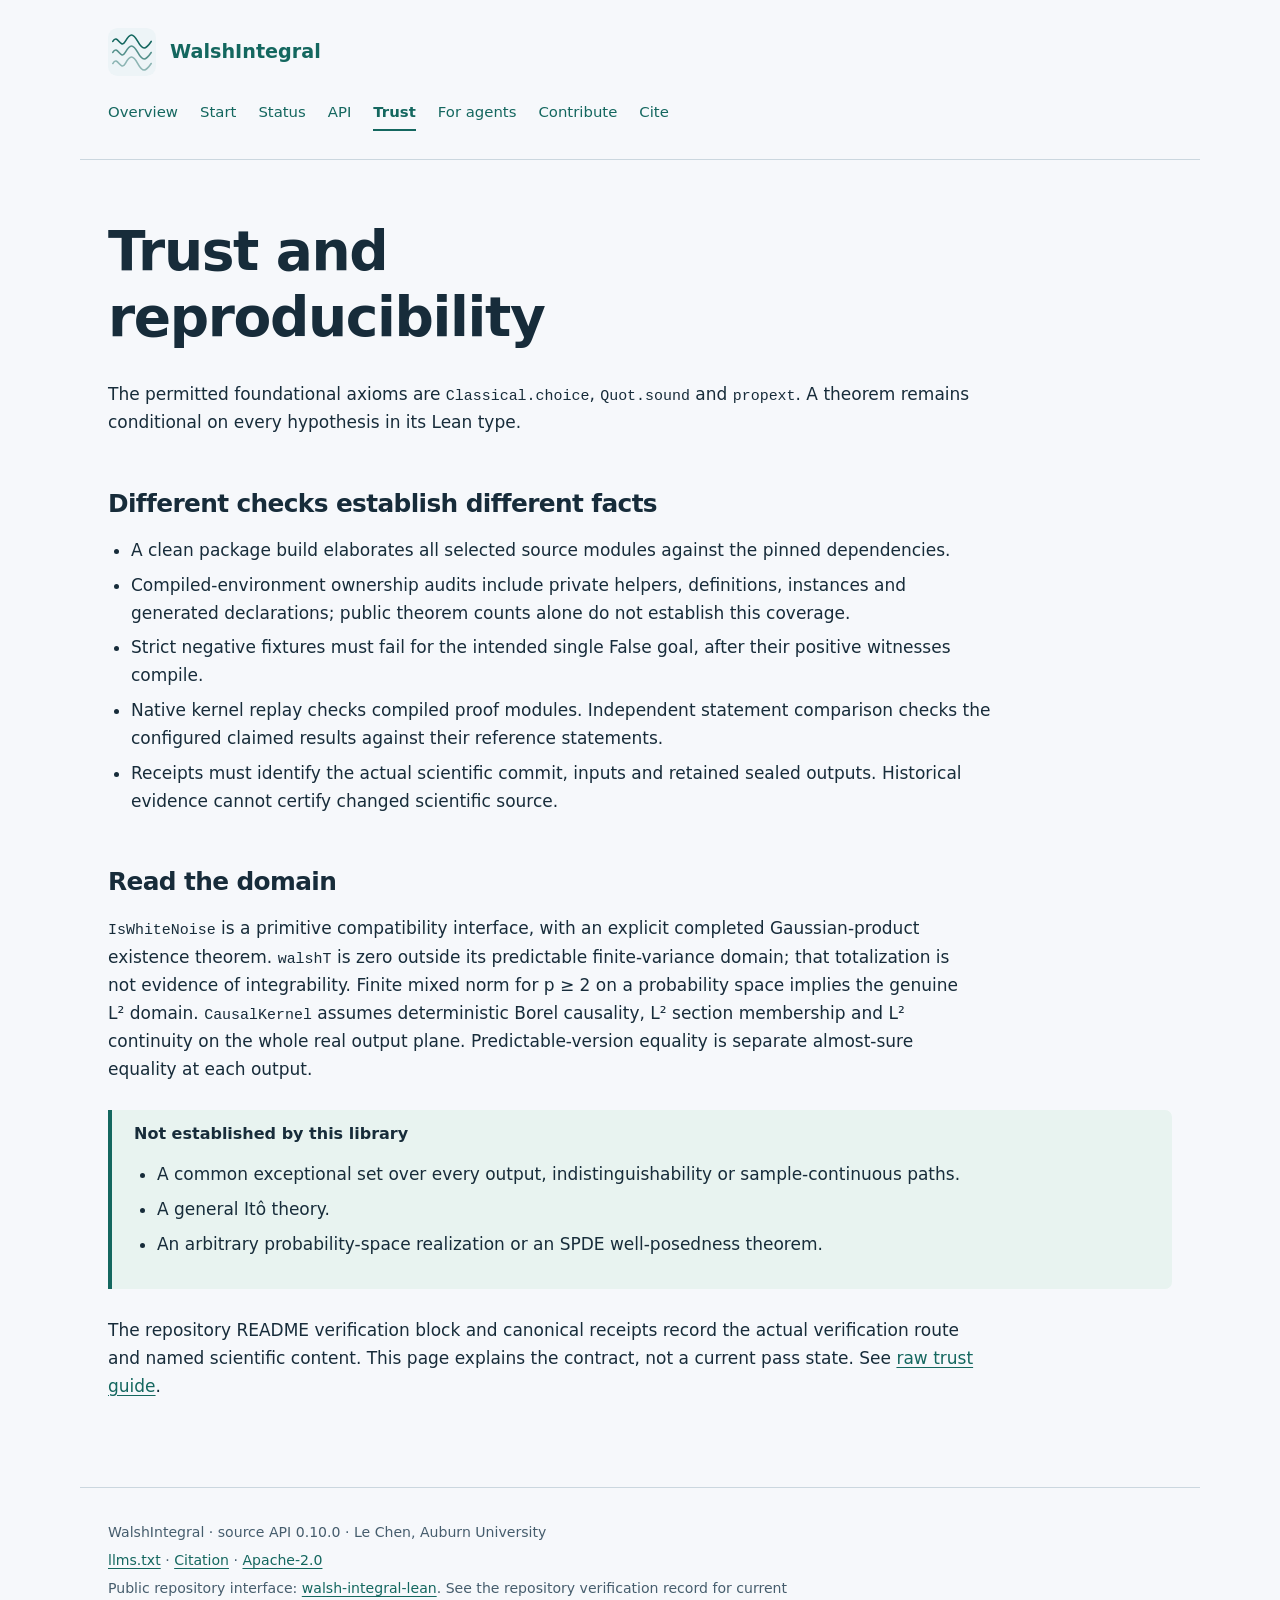
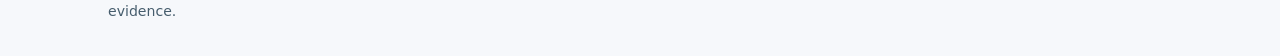
<file: docs/trust.html>
<!doctype html>
<html lang="en"><head><meta charset="utf-8"><meta name="viewport" content="width=device-width,initial-scale=1"><meta name="description" content="Constructed space-time white noise, the Walsh L² integral, explicit real-p bounds and predictable convolution versions."><title>Trust · WalshIntegral</title><link rel="stylesheet" href="assets/site.css"><link rel="icon" href="assets/mark.svg"></head><body class="walsh"><a class="skip" href="#content">Skip to content</a><header><a class="brand" href="index.html"><img src="assets/mark.svg" alt=""><span>WalshIntegral</span></a><nav aria-label="Main navigation"><a href="index.html">Overview</a><a href="getting-started.html">Start</a><a href="status.html">Status</a><a href="api.html">API</a><a href="trust.html" aria-current="page">Trust</a><a href="agents.html">For agents</a><a href="contributing.html">Contribute</a><a href="citation.html">Cite</a></nav></header><main id="content"><h1>Trust and reproducibility</h1><p>The permitted foundational axioms are <code>Classical.choice</code>, <code>Quot.sound</code> and <code>propext</code>. A theorem remains conditional on every hypothesis in its Lean type.</p><h2>Different checks establish different facts</h2><ul><li>A clean package build elaborates all selected source modules against the pinned dependencies.</li><li>Compiled-environment ownership audits include private helpers, definitions, instances and generated declarations; public theorem counts alone do not establish this coverage.</li><li>Strict negative fixtures must fail for the intended single False goal, after their positive witnesses compile.</li><li>Native kernel replay checks compiled proof modules. Independent statement comparison checks the configured claimed results against their reference statements.</li><li>Receipts must identify the actual scientific commit, inputs and retained sealed outputs. Historical evidence cannot certify changed scientific source.</li></ul><h2>Read the domain</h2><p><code>IsWhiteNoise</code> is a primitive compatibility interface, with an explicit completed Gaussian-product existence theorem. <code>walshT</code> is zero outside its predictable finite-variance domain; that totalization is not evidence of integrability. Finite mixed norm for p ≥ 2 on a probability space implies the genuine L² domain. <code>CausalKernel</code> assumes deterministic Borel causality, L² section membership and L² continuity on the whole real output plane. Predictable-version equality is separate almost-sure equality at each output.</p><aside class="boundary" aria-labelledby="boundary-title"><h2 id="boundary-title">Not established by this library</h2><ul><li>A common exceptional set over every output, indistinguishability or sample-continuous paths.</li><li>A general Itô theory.</li><li>An arbitrary probability-space realization or an SPDE well-posedness theorem.</li></ul></aside><p>The repository README verification block and canonical receipts record the actual verification route and named scientific content. This page explains the contract, not a current pass state. See <a href="source/docs/trust.md">raw trust guide</a>.</p></main><footer><p>WalshIntegral · source API 0.10.0 · Le Chen, Auburn University</p><p><a href="llms.txt">llms.txt</a> · <a href="source/CITATION.cff">Citation</a> · <a href="source/LICENSE">Apache-2.0</a></p><p>Public repository interface: <a href="https://github.com/chenle02/walsh-integral-lean">walsh-integral-lean</a>. See the repository verification record for current evidence.</p></footer></body></html>
</file>
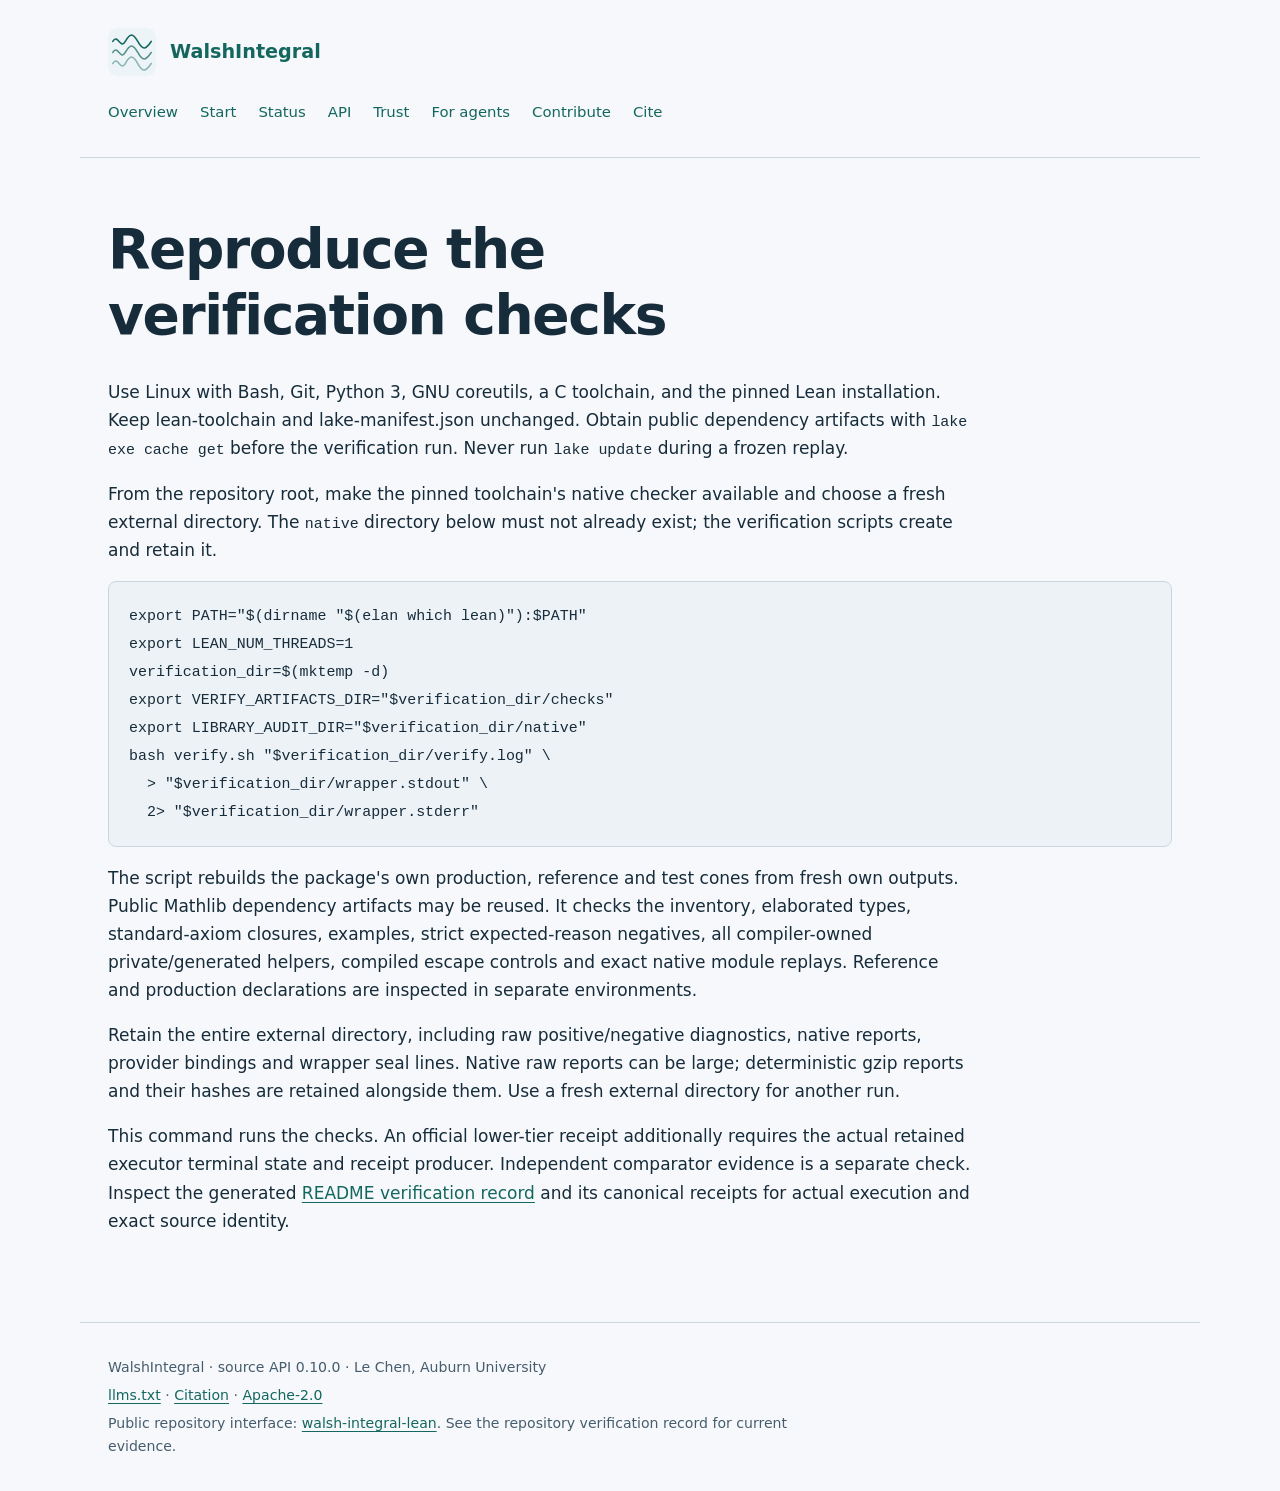
<file: docs/verification.html>
<!doctype html>
<html lang="en"><head><meta charset="utf-8"><meta name="viewport" content="width=device-width,initial-scale=1"><meta name="description" content="Constructed space-time white noise, the Walsh L² integral, explicit real-p bounds and predictable convolution versions."><title>Reproduce the verification checks · WalshIntegral</title><link rel="stylesheet" href="assets/site.css"><link rel="icon" href="assets/mark.svg"></head><body class="walsh"><a class="skip" href="#content">Skip to content</a><header><a class="brand" href="index.html"><img src="assets/mark.svg" alt=""><span>WalshIntegral</span></a><nav aria-label="Main navigation"><a href="index.html">Overview</a><a href="getting-started.html">Start</a><a href="status.html">Status</a><a href="api.html">API</a><a href="trust.html">Trust</a><a href="agents.html">For agents</a><a href="contributing.html">Contribute</a><a href="citation.html">Cite</a></nav></header><main id="content"><h1>Reproduce the verification checks</h1>
<p>Use Linux with Bash, Git, Python 3, GNU coreutils, a C toolchain, and the pinned
Lean installation. Keep lean-toolchain and lake-manifest.json unchanged. Obtain
public dependency artifacts with <code>lake exe cache get</code> before the verification
run. Never run <code>lake update</code> during a frozen replay.</p>
<p>From the repository root, make the pinned toolchain's native checker available
and choose a fresh external directory. The <code>native</code> directory below must not
already exist; the verification scripts create and retain it.</p>
<pre><code class="language-sh">export PATH=&quot;$(dirname &quot;$(elan which lean)&quot;):$PATH&quot;
export LEAN_NUM_THREADS=1
verification_dir=$(mktemp -d)
export VERIFY_ARTIFACTS_DIR=&quot;$verification_dir/checks&quot;
export LIBRARY_AUDIT_DIR=&quot;$verification_dir/native&quot;
bash verify.sh &quot;$verification_dir/verify.log&quot; \
  &gt; &quot;$verification_dir/wrapper.stdout&quot; \
  2&gt; &quot;$verification_dir/wrapper.stderr&quot;
</code></pre>
<p>The script rebuilds the package's own production, reference and test cones
from fresh own outputs. Public Mathlib dependency artifacts may be reused.
It checks the inventory, elaborated types, standard-axiom closures, examples,
strict expected-reason negatives, all compiler-owned private/generated helpers,
compiled escape controls and exact native module replays. Reference and
production declarations are inspected in separate environments.</p>
<p>Retain the entire external directory, including raw positive/negative
diagnostics, native reports, provider bindings and wrapper seal lines. Native
raw reports can be large; deterministic gzip reports and their hashes are
retained alongside them. Use a fresh external directory for another run.</p>
<p>This command runs the checks. An official lower-tier receipt additionally
requires the actual retained executor terminal state and receipt producer.
Independent comparator evidence is a separate check. Inspect the generated
<a href="https://github.com/chenle02/walsh-integral-lean/blob/main/README.md#verification-at-a-glance">README verification record</a> and its
canonical receipts for actual execution and exact source identity.</p></main><footer><p>WalshIntegral · source API 0.10.0 · Le Chen, Auburn University</p><p><a href="llms.txt">llms.txt</a> · <a href="source/CITATION.cff">Citation</a> · <a href="source/LICENSE">Apache-2.0</a></p><p>Public repository interface: <a href="https://github.com/chenle02/walsh-integral-lean">walsh-integral-lean</a>. See the repository verification record for current evidence.</p></footer></body></html>
</file>
<file: docs/assets/site.css>
:root{color-scheme:light dark;--bg:#f6f8fb;--paper:#fff;--ink:#172c3a;--muted:#465d6d;--line:#cbd7df;--accent:#174f79;--soft:#eaf1f7;--warn:#6a4816;--warnbg:#fff4db;--code:#edf2f7}
*{box-sizing:border-box}body{margin:0;background:var(--bg);color:var(--ink);font:17px/1.65 system-ui,-apple-system,BlinkMacSystemFont,'Segoe UI',sans-serif}a{color:var(--accent);text-underline-offset:.2em}a:hover{text-decoration-thickness:2px}a:focus-visible{outline:3px solid var(--accent);outline-offset:5px}header,main,footer{max-width:1120px;margin:auto;padding:28px}header{border-bottom:1px solid var(--line)}.brand{display:flex;align-items:center;gap:14px;font-size:1.2rem;font-weight:750;text-decoration:none}.brand img{width:48px;height:48px}nav{display:flex;flex-wrap:wrap;gap:8px 22px;margin-top:20px;font-size:.93rem}nav a{padding:4px 0;text-decoration:none}nav a[aria-current=page]{border-bottom:2px solid var(--accent);font-weight:700}.skip{position:absolute;left:12px;top:-90px;background:var(--paper);padding:12px;z-index:2}.skip:focus{top:10px}main{min-height:65vh;padding-top:42px;padding-bottom:70px}h1,h2,h3{line-height:1.2;letter-spacing:-.025em}h1{font-size:clamp(2.15rem,4.3vw,3.5rem);max-width:18ch;margin:.3em 0 .55em}h2{font-size:1.55rem;margin:2.1em 0 .7em}h3{font-size:1.12rem}p,li{max-width:80ch}.lead{font-size:1.18rem;color:var(--muted);max-width:65ch}.eyebrow{font-size:.8rem;text-transform:uppercase;letter-spacing:.13em;font-weight:750;color:var(--accent)}.hero{display:grid;grid-template-columns:minmax(0,1fr) 150px;gap:45px;align-items:center}.hero>img{width:150px;height:150px}.badge{display:inline-block;padding:5px 11px;border:1px solid var(--line);border-radius:30px;font-size:.8rem;color:var(--muted)}.actions{display:flex;flex-wrap:wrap;gap:12px;margin:25px 0}.button{background:var(--accent);color:#fff;text-decoration:none;padding:10px 19px;border-radius:7px;font-weight:650}.button.secondary{background:var(--paper);color:var(--accent);border:1px solid var(--line)}.boundary{border-left:4px solid var(--accent);background:var(--soft);padding:14px 22px;margin:27px 0;border-radius:0 7px 7px 0}.boundary h2{margin:0;font-size:1rem;letter-spacing:0}.cards{display:grid;grid-template-columns:repeat(3,minmax(0,1fr));gap:16px}.card{display:block;min-width:0;background:var(--paper);border:1px solid var(--line);border-radius:10px;padding:22px;text-decoration:none}.card strong,.card span{display:block}.card strong{margin-bottom:8px}.card span{color:var(--muted);font-size:.92rem}.card:hover{border-color:var(--accent)}code{font: .88em/1.5 ui-monospace,SFMono-Regular,Consolas,monospace;overflow-wrap:anywhere}pre{white-space:pre;overflow:auto;max-width:100%;padding:20px;background:var(--code);border:1px solid var(--line);border-radius:8px}pre code{overflow-wrap:normal}table{width:100%;border-collapse:collapse;font-size:.92rem}td,th{vertical-align:top;text-align:left;padding:14px 12px;border-bottom:1px solid var(--line);overflow-wrap:anywhere}.table-scroll{max-width:100%;overflow-x:auto}.claim{background:var(--paper);border:1px solid var(--line);border-radius:9px;padding:20px 24px;margin:16px 0}.claim h2{margin:0 0 8px;font-size:1.05rem;letter-spacing:0}.claim p{margin:9px 0}.meta{font-size:.85rem;color:var(--muted)}footer{border-top:1px solid var(--line);font-size:.88rem;color:var(--muted)}footer p{margin:.35em 0}.quiet{color:var(--muted)}.credits{font-size:.9rem}ul{padding-left:1.35em}li{margin:.4em 0}hr{border:0;border-top:1px solid var(--line);margin:35px 0}body.walsh{--accent:#14675f;--soft:#e8f3f0}
@media(prefers-color-scheme:dark){:root{--bg:#101c26;--paper:#152633;--ink:#e4edf2;--muted:#b0c3cf;--line:#3e5667;--accent:#94c9ef;--soft:#1d3345;--warn:#f0cd8a;--warnbg:#352d1d;--code:#172b3b}body.walsh{--accent:#96d9cb;--soft:#1a3735}.button{color:#102330}}
@media(max-width:760px){.cards{grid-template-columns:repeat(2,minmax(0,1fr))}.hero{grid-template-columns:minmax(0,1fr) 85px;gap:20px}.hero>img{width:85px;height:85px}}
@media(max-width:480px){header,main,footer{padding:20px}.hero{display:block}.hero>img{display:none}.cards{grid-template-columns:1fr}nav{gap:6px 17px}td,th{padding:11px 8px}.claim{padding:17px}.lead{font-size:1.08rem}h1{max-width:22ch}}
</file>
